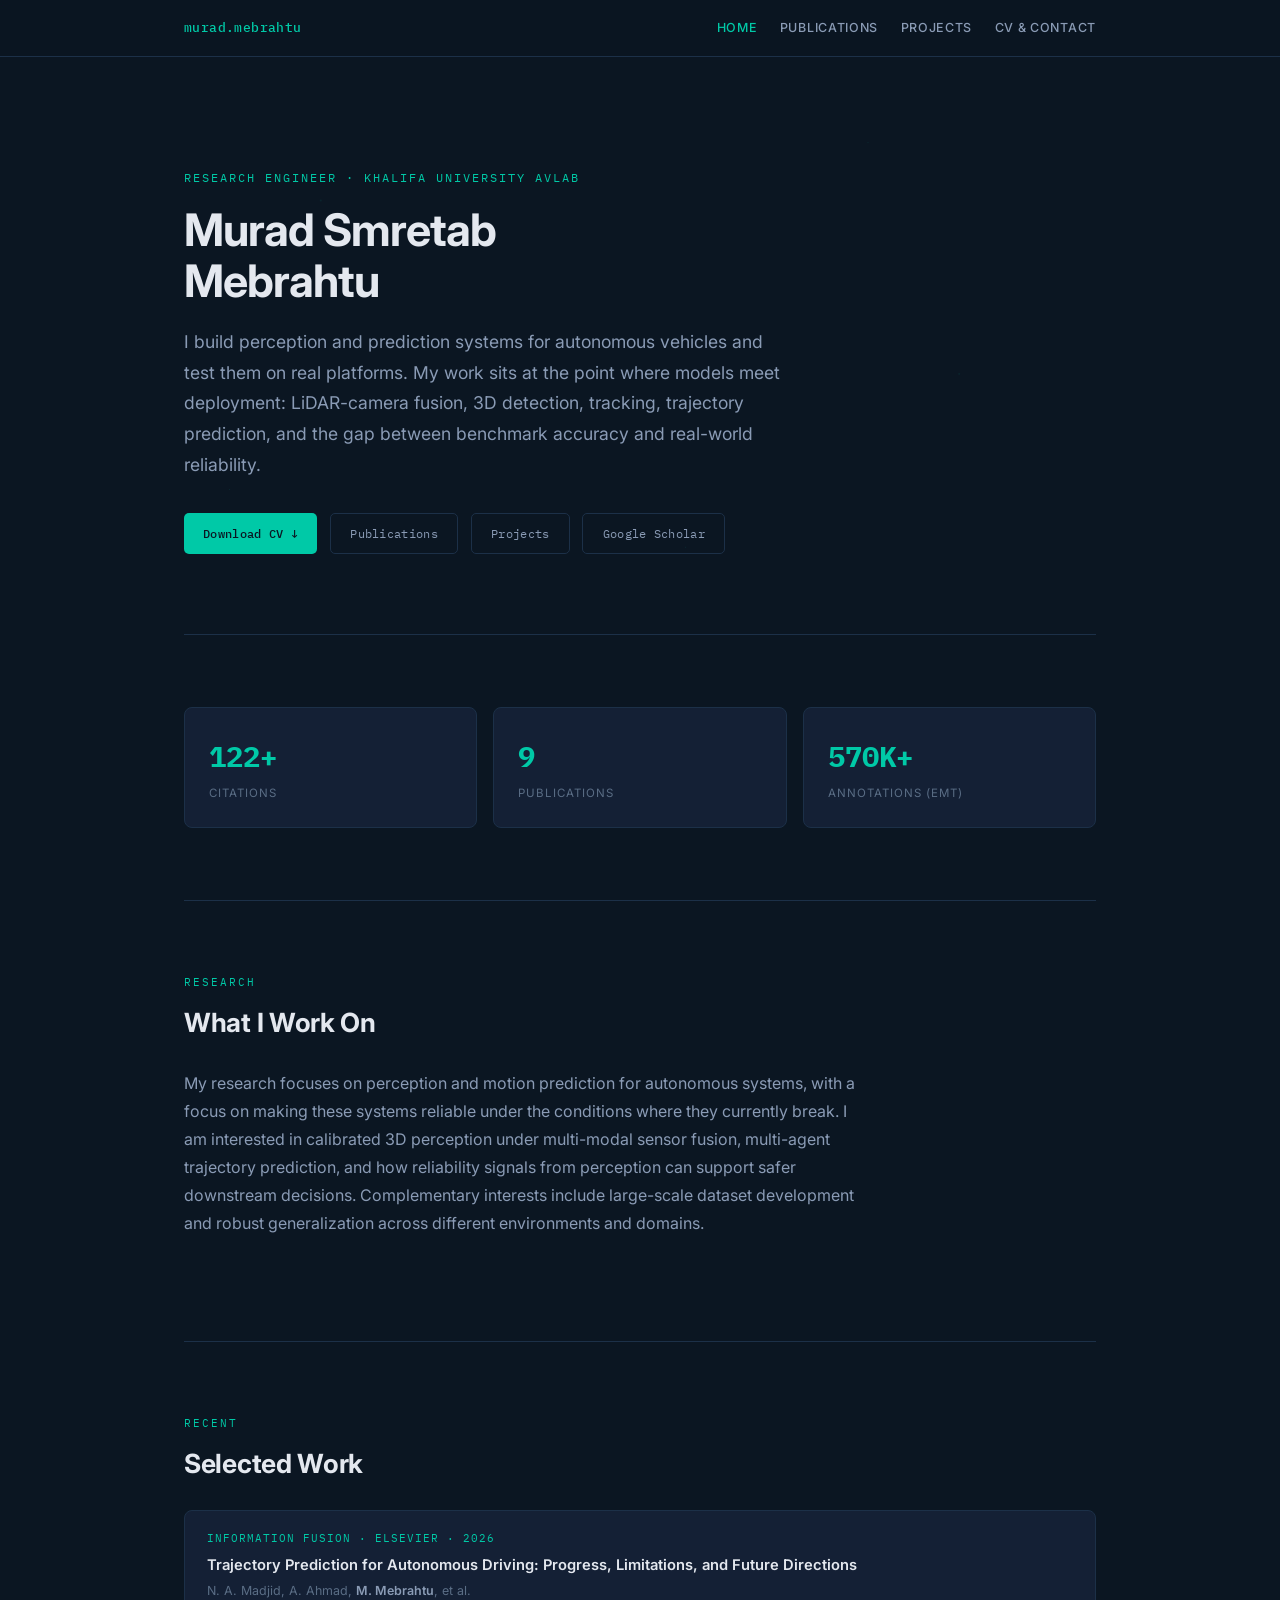
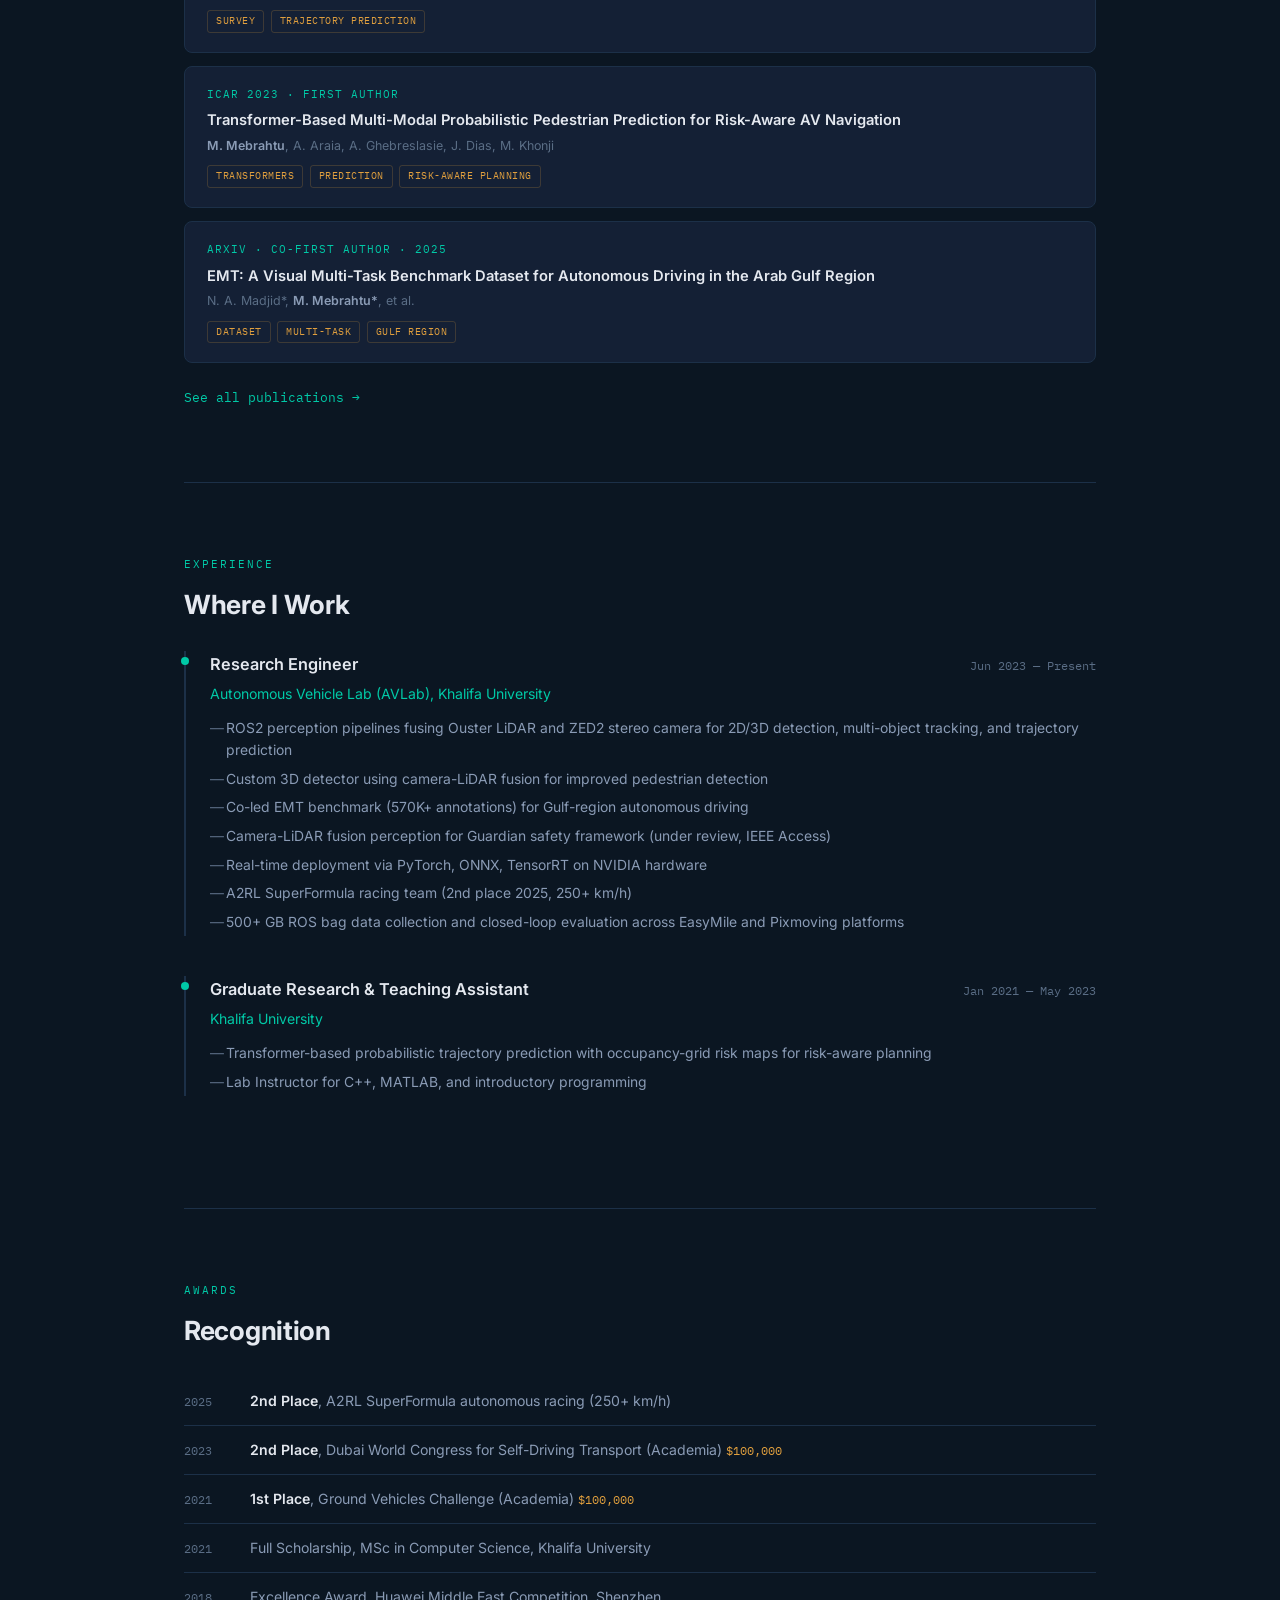
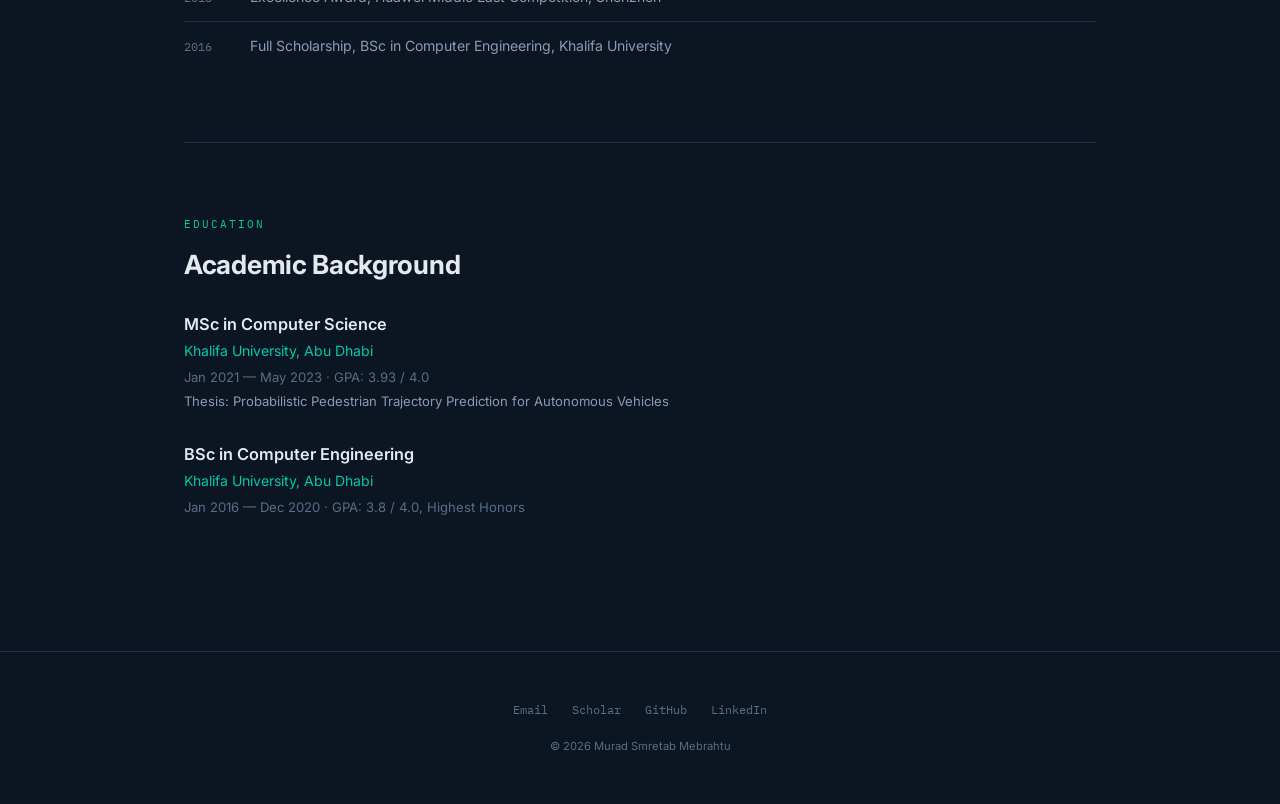
<file: site/index.html>
<!DOCTYPE html>
<html lang="en">
<head>
  <meta charset="UTF-8">
  <meta name="viewport" content="width=device-width, initial-scale=1.0">
  <title>Murad Mebrahtu</title>
  <meta name="description" content="Research Engineer building perception and prediction systems for autonomous vehicles.">
  <link rel="stylesheet" href="style.css">
</head>
<body>

<nav class="nav">
  <div class="nav-inner">
    <a href="index.html" class="nav-logo">murad.mebrahtu</a>
    <button class="hamburger" onclick="document.querySelector('.nav-links').classList.toggle('open')" aria-label="Menu">&#9776;</button>
    <div class="nav-links">
      <a href="index.html" class="active">Home</a>
      <a href="publications.html">Publications</a>
      <a href="projects.html">Projects</a>
      <a href="cv.html">CV &amp; Contact</a>
    </div>
  </div>
</nav>

<div class="page">

  <!-- HERO -->
  <div class="container">
    <section class="hero">
      <div class="hero-inner">
        <div class="hero-eyebrow">Research Engineer &middot; Khalifa University AVLab</div>
        <h1>Murad Smretab<br>Mebrahtu</h1>
        <p class="hero-desc">I build perception and prediction systems for autonomous vehicles and test them on real platforms. My work sits at the point where models meet deployment: LiDAR-camera fusion, 3D detection, tracking, trajectory prediction, and the gap between benchmark accuracy and real-world reliability.</p>
        <div class="hero-actions">
          <a href="cv.html" class="btn btn-primary">Download CV &darr;</a>
          <a href="publications.html" class="btn btn-outline">Publications</a>
          <a href="projects.html" class="btn btn-outline">Projects</a>
          <a href="https://scholar.google.com/citations?user=pHrzj5kAAAAJ&hl=en" target="_blank" class="btn btn-outline">Google Scholar</a>
        </div>
      </div>
    </section>
  </div>

  <!-- HIGHLIGHTS -->
  <div class="container">
    <section class="sec">
      <div class="highlights">
        <div class="highlight-card">
          <div class="highlight-num" id="citation-count">--</div>
          <div class="highlight-label">Citations</div>
        </div>
        <div class="highlight-card">
          <div class="highlight-num">9</div>
          <div class="highlight-label">Publications</div>
        </div>
        <div class="highlight-card">
          <div class="highlight-num">570K+</div>
          <div class="highlight-label">Annotations (EMT)</div>
        </div>
      </div>
    </section>
  </div>

  <!-- RESEARCH INTERESTS -->
  <div class="container">
    <section class="sec">
      <div class="sec-label">Research</div>
      <h2>What I Work On</h2>
      <p class="sec-intro">My research focuses on perception and motion prediction for autonomous systems, with a focus on making these systems reliable under the conditions where they currently break. I am interested in calibrated 3D perception under multi-modal sensor fusion, multi-agent trajectory prediction, and how reliability signals from perception can support safer downstream decisions. Complementary interests include large-scale dataset development and robust generalization across different environments and domains.</p>
    </section>
  </div>

  <!-- RECENT WORK -->
  <div class="container">
    <section class="sec">
      <div class="sec-label">Recent</div>
      <h2>Selected Work</h2>
      <div class="pub-list">

        <a href="publications.html" style="text-decoration:none; color:inherit;">
          <div class="pub-card">
            <div class="pub-venue">Information Fusion &middot; Elsevier &middot; 2026</div>
            <div class="pub-title">Trajectory Prediction for Autonomous Driving: Progress, Limitations, and Future Directions</div>
            <div class="pub-authors">N. A. Madjid, A. Ahmad, <strong>M. Mebrahtu</strong>, et al.</div>
            <div class="tags"><span class="tag">Survey</span><span class="tag">Trajectory Prediction</span></div>
          </div>
        </a>

        <a href="publications.html" style="text-decoration:none; color:inherit;">
          <div class="pub-card">
            <div class="pub-venue">ICAR 2023 &middot; First Author</div>
            <div class="pub-title">Transformer-Based Multi-Modal Probabilistic Pedestrian Prediction for Risk-Aware AV Navigation</div>
            <div class="pub-authors"><strong>M. Mebrahtu</strong>, A. Araia, A. Ghebreslasie, J. Dias, M. Khonji</div>
            <div class="tags"><span class="tag">Transformers</span><span class="tag">Prediction</span><span class="tag">Risk-Aware Planning</span></div>
          </div>
        </a>

        <a href="publications.html" style="text-decoration:none; color:inherit;">
          <div class="pub-card">
            <div class="pub-venue">arXiv &middot; Co-First Author &middot; 2025</div>
            <div class="pub-title">EMT: A Visual Multi-Task Benchmark Dataset for Autonomous Driving in the Arab Gulf Region</div>
            <div class="pub-authors">N. A. Madjid*, <strong>M. Mebrahtu*</strong>, et al.</div>
            <div class="tags"><span class="tag">Dataset</span><span class="tag">Multi-Task</span><span class="tag">Gulf Region</span></div>
          </div>
        </a>

      </div>
      <p style="margin-top:1.2rem;"><a href="publications.html" style="font-family:var(--mono); font-size:0.8rem;">See all publications &rarr;</a></p>
    </section>
  </div>

  <!-- EXPERIENCE PREVIEW -->
  <div class="container">
    <section class="sec">
      <div class="sec-label">Experience</div>
      <h2>Where I Work</h2>

      <div class="timeline-entry">
        <div class="tl-header">
          <span class="tl-title">Research Engineer</span>
          <span class="tl-date">Jun 2023 &mdash; Present</span>
        </div>
        <div class="tl-org">Autonomous Vehicle Lab (AVLab), Khalifa University</div>
        <ul class="tl-bullets">
          <li>ROS2 perception pipelines fusing Ouster LiDAR and ZED2 stereo camera for 2D/3D detection, multi-object tracking, and trajectory prediction</li>
          <li>Custom 3D detector using camera-LiDAR fusion for improved pedestrian detection</li>
          <li>Co-led EMT benchmark (570K+ annotations) for Gulf-region autonomous driving</li>
          <li>Camera-LiDAR fusion perception for Guardian safety framework (under review, IEEE Access)</li>
          <li>Real-time deployment via PyTorch, ONNX, TensorRT on NVIDIA hardware</li>
          <li>A2RL SuperFormula racing team (2nd place 2025, 250+ km/h)</li>
          <li>500+ GB ROS bag data collection and closed-loop evaluation across EasyMile and Pixmoving platforms</li>
        </ul>
      </div>

      <div class="timeline-entry">
        <div class="tl-header">
          <span class="tl-title">Graduate Research &amp; Teaching Assistant</span>
          <span class="tl-date">Jan 2021 &mdash; May 2023</span>
        </div>
        <div class="tl-org">Khalifa University</div>
        <ul class="tl-bullets">
          <li>Transformer-based probabilistic trajectory prediction with occupancy-grid risk maps for risk-aware planning</li>
          <li>Lab Instructor for C++, MATLAB, and introductory programming</li>
        </ul>
      </div>
    </section>
  </div>

  <!-- AWARDS PREVIEW -->
  <div class="container">
    <section class="sec">
      <div class="sec-label">Awards</div>
      <h2>Recognition</h2>

      <div class="award-row">
        <span class="award-yr">2025</span>
        <span class="award-text"><strong>2nd Place</strong>, A2RL SuperFormula autonomous racing (250+ km/h)</span>
      </div>
      <div class="award-row">
        <span class="award-yr">2023</span>
        <span class="award-text"><strong>2nd Place</strong>, Dubai World Congress for Self-Driving Transport (Academia) <span class="award-prize">$100,000</span></span>
      </div>
      <div class="award-row">
        <span class="award-yr">2021</span>
        <span class="award-text"><strong>1st Place</strong>, Ground Vehicles Challenge (Academia) <span class="award-prize">$100,000</span></span>
      </div>
      <div class="award-row">
        <span class="award-yr">2021</span>
        <span class="award-text">Full Scholarship, MSc in Computer Science, Khalifa University</span>
      </div>
      <div class="award-row">
        <span class="award-yr">2018</span>
        <span class="award-text">Excellence Award, Huawei Middle East Competition, Shenzhen</span>
      </div>
      <div class="award-row">
        <span class="award-yr">2016</span>
        <span class="award-text">Full Scholarship, BSc in Computer Engineering, Khalifa University</span>
      </div>
    </section>
  </div>

  <!-- EDUCATION -->
  <div class="container">
    <section class="sec">
      <div class="sec-label">Education</div>
      <h2>Academic Background</h2>

      <div class="edu-block">
        <div class="edu-degree">MSc in Computer Science</div>
        <div class="edu-school">Khalifa University, Abu Dhabi</div>
        <div class="edu-meta">Jan 2021 &mdash; May 2023 &middot; GPA: 3.93 / 4.0</div>
        <div class="edu-detail">Thesis: Probabilistic Pedestrian Trajectory Prediction for Autonomous Vehicles</div>
      </div>

      <div class="edu-block">
        <div class="edu-degree">BSc in Computer Engineering</div>
        <div class="edu-school">Khalifa University, Abu Dhabi</div>
        <div class="edu-meta">Jan 2016 &mdash; Dec 2020 &middot; GPA: 3.8 / 4.0, Highest Honors</div>
      </div>
    </section>
  </div>

</div>

<!-- FOOTER -->
<footer class="footer">
  <div class="footer-links">
    <a href="mailto:muradsmebrahtu@gmail.com">Email</a>
    <a href="https://scholar.google.com/citations?user=pHrzj5kAAAAJ&hl=en" target="_blank">Scholar</a>
    <a href="https://github.com/Murdism" target="_blank">GitHub</a>
    <a href="https://linkedin.com/in/muradmebrahtu" target="_blank">LinkedIn</a>
  </div>
  <div class="footer-copy">&copy; 2026 Murad Smretab Mebrahtu</div>
</footer>

<script>
(async function () {
  const el = document.getElementById('citation-count');
  if (!el) return;
  try {
    const response = await fetch('data/citations.json?t=' + Date.now());
    const data = await response.json();
    if (data && typeof data.citations === 'number') {
      el.textContent = `${data.citations}+`;
    }
  } catch (error) {
    console.warn('Unable to load citation count', error);
  }
})();
</script>

</body>
</html>
</file>
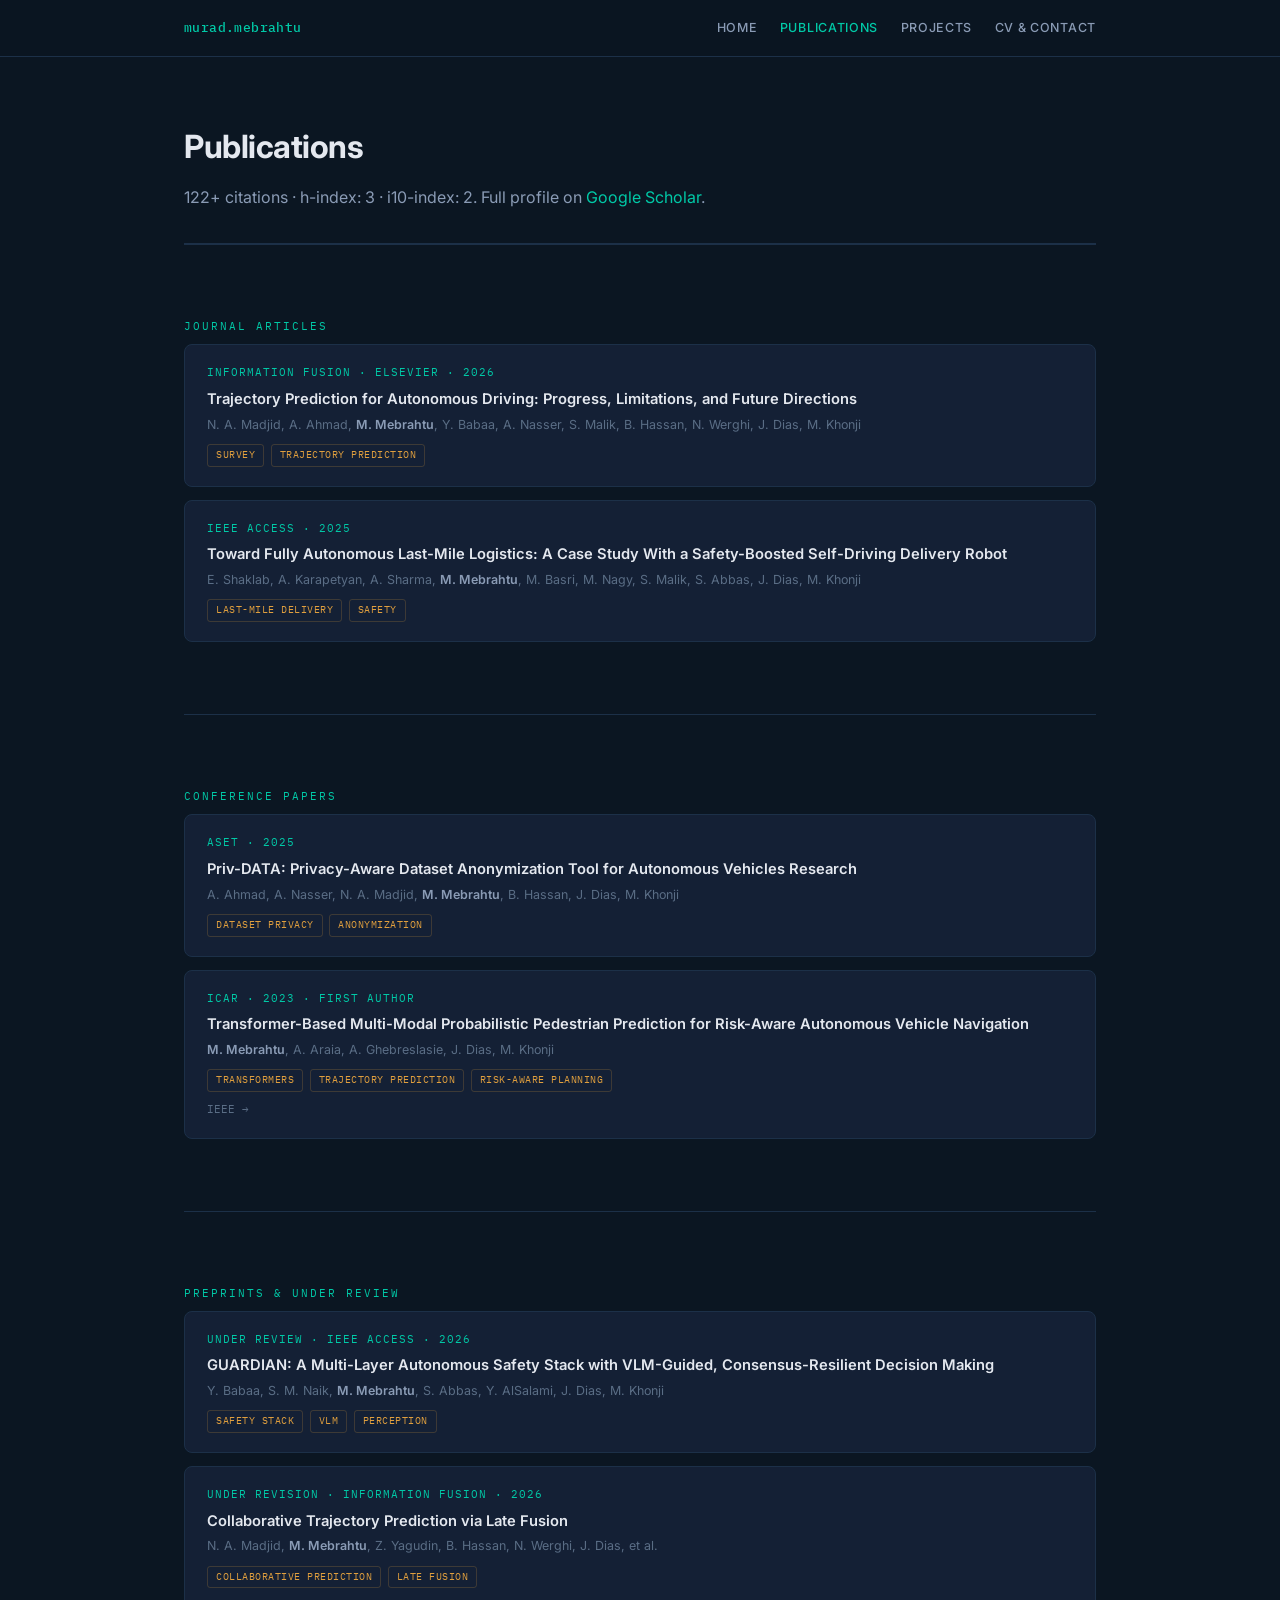
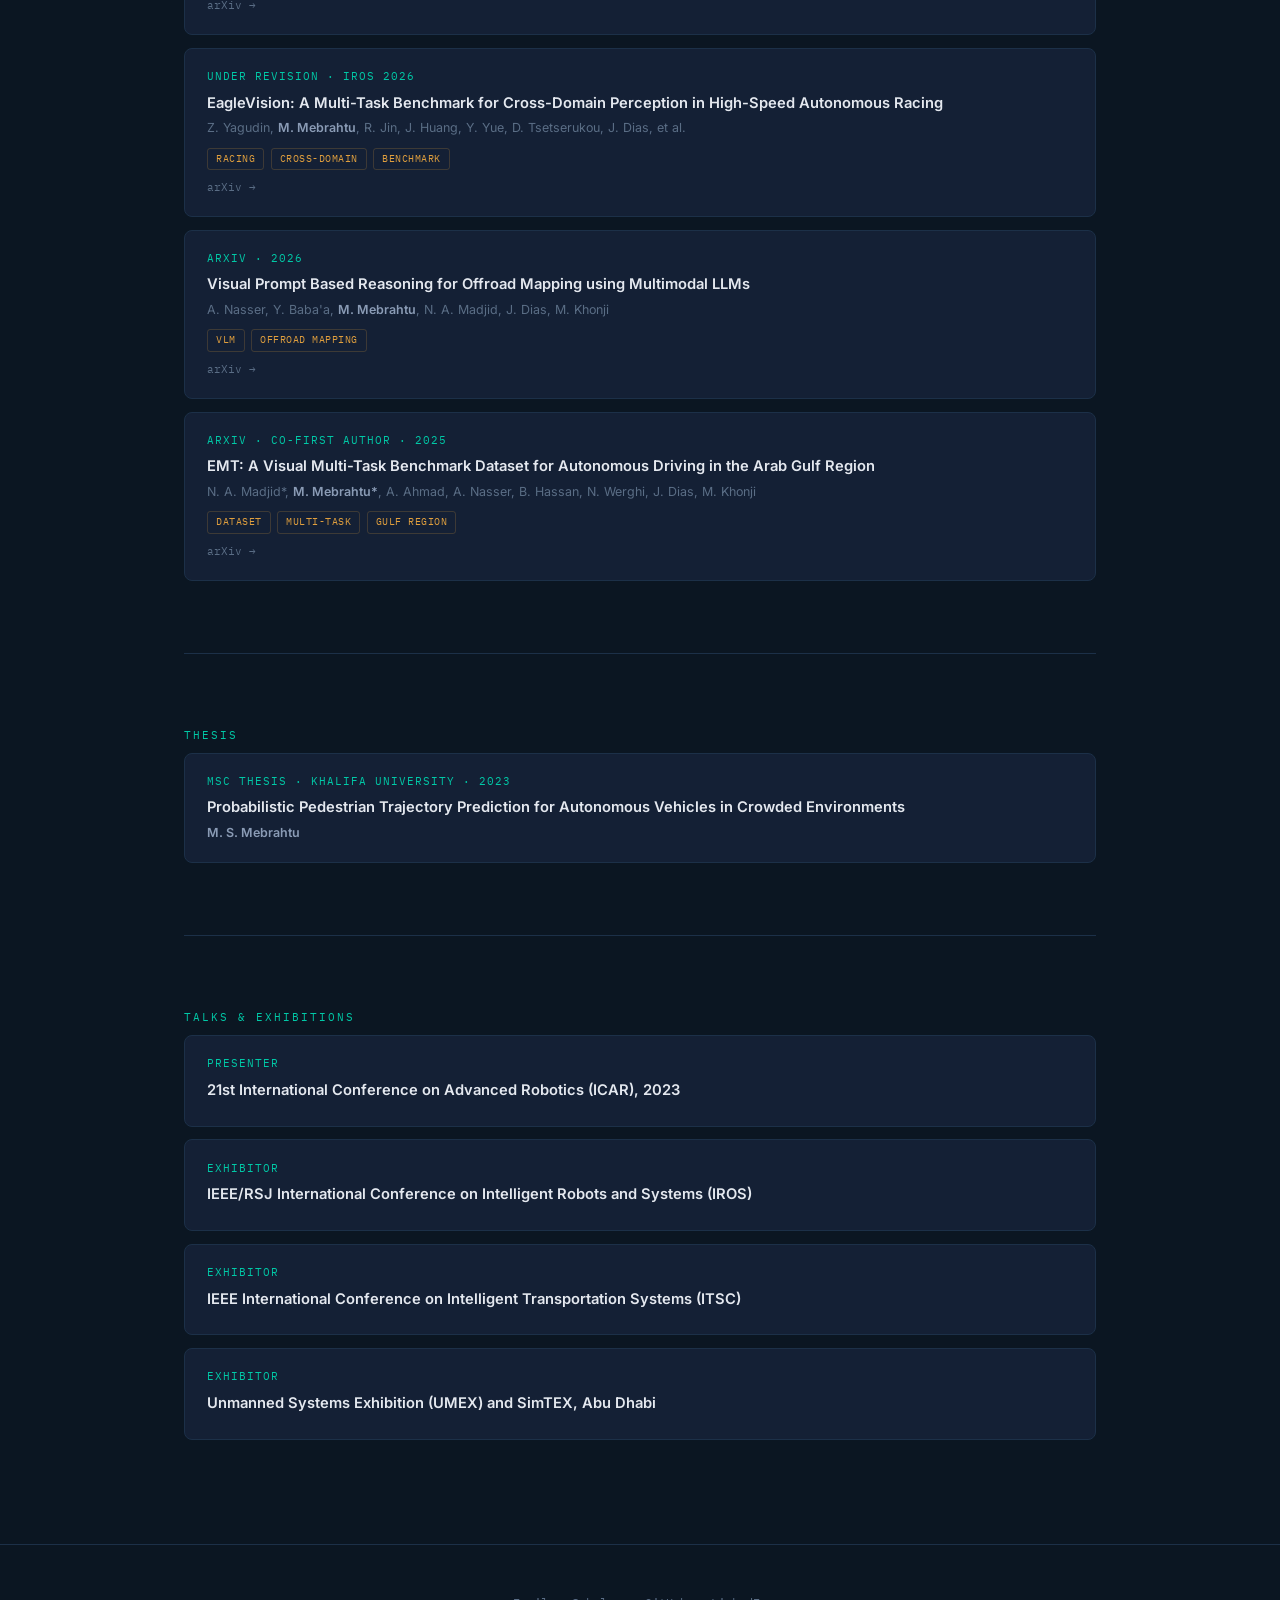
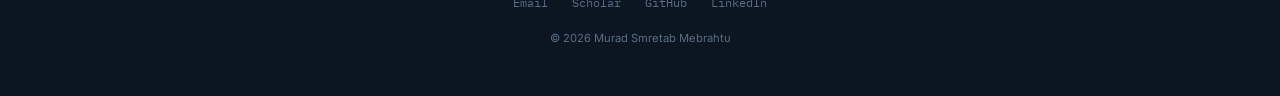
<file: site/publications.html>
<!DOCTYPE html>
<html lang="en">
<head>
  <meta charset="UTF-8">
  <meta name="viewport" content="width=device-width, initial-scale=1.0">
  <title>Publications | Murad Mebrahtu</title>
  <link rel="stylesheet" href="style.css">
</head>
<body>

<nav class="nav">
  <div class="nav-inner">
    <a href="index.html" class="nav-logo">murad.mebrahtu</a>
    <button class="hamburger" onclick="document.querySelector('.nav-links').classList.toggle('open')" aria-label="Menu">&#9776;</button>
    <div class="nav-links">
      <a href="index.html">Home</a>
      <a href="publications.html" class="active">Publications</a>
      <a href="projects.html">Projects</a>
      <a href="cv.html">CV &amp; Contact</a>
    </div>
  </div>
</nav>

<div class="page">
  <div class="container">
    <div class="page-header">
      <h1>Publications</h1>
      <p id="citation-summary">Loading citation stats…</p>
    </div>
  </div>

  <!-- JOURNAL -->
  <div class="container">
    <section class="sec">
      <div class="sec-label">Journal Articles</div>
      <div class="pub-list">

        <div class="pub-card">
          <div class="pub-venue">Information Fusion &middot; Elsevier &middot; 2026</div>
          <div class="pub-title">Trajectory Prediction for Autonomous Driving: Progress, Limitations, and Future Directions</div>
          <div class="pub-authors">N. A. Madjid, A. Ahmad, <strong>M. Mebrahtu</strong>, Y. Babaa, A. Nasser, S. Malik, B. Hassan, N. Werghi, J. Dias, M. Khonji</div>
          <div class="tags"><span class="tag">Survey</span><span class="tag">Trajectory Prediction</span></div>
        </div>

        <div class="pub-card">
          <div class="pub-venue">IEEE Access &middot; 2025</div>
          <div class="pub-title">Toward Fully Autonomous Last-Mile Logistics: A Case Study With a Safety-Boosted Self-Driving Delivery Robot</div>
          <div class="pub-authors">E. Shaklab, A. Karapetyan, A. Sharma, <strong>M. Mebrahtu</strong>, M. Basri, M. Nagy, S. Malik, S. Abbas, J. Dias, M. Khonji</div>
          <div class="tags"><span class="tag">Last-Mile Delivery</span><span class="tag">Safety</span></div>
        </div>

      </div>
    </section>
  </div>

  <!-- CONFERENCE -->
  <div class="container">
    <section class="sec">
      <div class="sec-label">Conference Papers</div>
      <div class="pub-list">

        <div class="pub-card">
          <div class="pub-venue">ASET &middot; 2025</div>
          <div class="pub-title">Priv-DATA: Privacy-Aware Dataset Anonymization Tool for Autonomous Vehicles Research</div>
          <div class="pub-authors">A. Ahmad, A. Nasser, N. A. Madjid, <strong>M. Mebrahtu</strong>, B. Hassan, J. Dias, M. Khonji</div>
          <div class="tags"><span class="tag">Dataset Privacy</span><span class="tag">Anonymization</span></div>
        </div>

        <div class="pub-card">
          <div class="pub-venue">ICAR &middot; 2023 &middot; First Author</div>
          <div class="pub-title">Transformer-Based Multi-Modal Probabilistic Pedestrian Prediction for Risk-Aware Autonomous Vehicle Navigation</div>
          <div class="pub-authors"><strong>M. Mebrahtu</strong>, A. Araia, A. Ghebreslasie, J. Dias, M. Khonji</div>
          <div class="tags"><span class="tag">Transformers</span><span class="tag">Trajectory Prediction</span><span class="tag">Risk-Aware Planning</span></div>
          <div class="pub-links">
            <a href="https://ieeexplore.ieee.org/document/10309469" target="_blank">IEEE &rarr;</a>
          </div>
        </div>

      </div>
    </section>
  </div>

  <!-- PREPRINTS -->
  <div class="container">
    <section class="sec">
      <div class="sec-label">Preprints &amp; Under Review</div>
      <div class="pub-list">

        <div class="pub-card">
          <div class="pub-venue">Under Review &middot; IEEE Access &middot; 2026</div>
          <div class="pub-title">GUARDIAN: A Multi-Layer Autonomous Safety Stack with VLM-Guided, Consensus-Resilient Decision Making</div>
          <div class="pub-authors">Y. Babaa, S. M. Naik, <strong>M. Mebrahtu</strong>, S. Abbas, Y. AlSalami, J. Dias, M. Khonji</div>
          <div class="tags"><span class="tag">Safety Stack</span><span class="tag">VLM</span><span class="tag">Perception</span></div>
        </div>

        <div class="pub-card">
          <div class="pub-venue">Under Revision &middot; Information Fusion &middot; 2026</div>
          <div class="pub-title">Collaborative Trajectory Prediction via Late Fusion</div>
          <div class="pub-authors">N. A. Madjid, <strong>M. Mebrahtu</strong>, Z. Yagudin, B. Hassan, N. Werghi, J. Dias, et al.</div>
          <div class="tags"><span class="tag">Collaborative Prediction</span><span class="tag">Late Fusion</span></div>
          <div class="pub-links"><a href="https://arxiv.org/abs/2604.22973" target="_blank">arXiv &rarr;</a></div>
        </div>

        <div class="pub-card">
          <div class="pub-venue">Under Revision &middot; IROS 2026</div>
          <div class="pub-title">EagleVision: A Multi-Task Benchmark for Cross-Domain Perception in High-Speed Autonomous Racing</div>
          <div class="pub-authors">Z. Yagudin, <strong>M. Mebrahtu</strong>, R. Jin, J. Huang, Y. Yue, D. Tsetserukou, J. Dias, et al.</div>
          <div class="tags"><span class="tag">Racing</span><span class="tag">Cross-Domain</span><span class="tag">Benchmark</span></div>
          <div class="pub-links"><a href="https://arxiv.org/abs/2604.11400" target="_blank">arXiv &rarr;</a></div>
        </div>

        <div class="pub-card">
          <div class="pub-venue">arXiv &middot; 2026</div>
          <div class="pub-title">Visual Prompt Based Reasoning for Offroad Mapping using Multimodal LLMs</div>
          <div class="pub-authors">A. Nasser, Y. Baba'a, <strong>M. Mebrahtu</strong>, N. A. Madjid, J. Dias, M. Khonji</div>
          <div class="tags"><span class="tag">VLM</span><span class="tag">Offroad Mapping</span></div>
          <div class="pub-links"><a href="https://arxiv.org/abs/2604.04564" target="_blank">arXiv &rarr;</a></div>
        </div>

        <div class="pub-card">
          <div class="pub-venue">arXiv &middot; Co-First Author &middot; 2025</div>
          <div class="pub-title">EMT: A Visual Multi-Task Benchmark Dataset for Autonomous Driving in the Arab Gulf Region</div>
          <div class="pub-authors">N. A. Madjid*, <strong>M. Mebrahtu*</strong>, A. Ahmad, A. Nasser, B. Hassan, N. Werghi, J. Dias, M. Khonji</div>
          <div class="tags"><span class="tag">Dataset</span><span class="tag">Multi-Task</span><span class="tag">Gulf Region</span></div>
          <div class="pub-links"><a href="https://arxiv.org/abs/2502.19260" target="_blank">arXiv &rarr;</a></div>
        </div>

      </div>
    </section>
  </div>

  <!-- THESIS -->
  <div class="container">
    <section class="sec">
      <div class="sec-label">Thesis</div>
      <div class="pub-list">
        <div class="pub-card">
          <div class="pub-venue">MSc Thesis &middot; Khalifa University &middot; 2023</div>
          <div class="pub-title">Probabilistic Pedestrian Trajectory Prediction for Autonomous Vehicles in Crowded Environments</div>
          <div class="pub-authors"><strong>M. S. Mebrahtu</strong></div>
        </div>
      </div>
    </section>
  </div>

  <!-- PRESENTATIONS -->
  <div class="container">
    <section class="sec">
      <div class="sec-label">Talks &amp; Exhibitions</div>
      <div class="pub-list">
        <div class="pub-card">
          <div class="pub-venue">Presenter</div>
          <div class="pub-title">21st International Conference on Advanced Robotics (ICAR), 2023</div>
        </div>
        <div class="pub-card">
          <div class="pub-venue">Exhibitor</div>
          <div class="pub-title">IEEE/RSJ International Conference on Intelligent Robots and Systems (IROS)</div>
        </div>
        <div class="pub-card">
          <div class="pub-venue">Exhibitor</div>
          <div class="pub-title">IEEE International Conference on Intelligent Transportation Systems (ITSC)</div>
        </div>
        <div class="pub-card">
          <div class="pub-venue">Exhibitor</div>
          <div class="pub-title">Unmanned Systems Exhibition (UMEX) and SimTEX, Abu Dhabi</div>
        </div>
      </div>
    </section>
  </div>

</div>

<footer class="footer">
  <div class="footer-links">
    <a href="mailto:muradsmebrahtu@gmail.com">Email</a>
    <a href="https://scholar.google.com/citations?user=pHrzj5kAAAAJ&hl=en" target="_blank">Scholar</a>
    <a href="https://github.com/Murdism" target="_blank">GitHub</a>
    <a href="https://linkedin.com/in/muradmebrahtu" target="_blank">LinkedIn</a>
  </div>
  <div class="footer-copy">&copy; 2026 Murad Smretab Mebrahtu</div>
</footer>

<script>
(async function () {
  const el = document.getElementById('citation-summary');
  if (!el) return;
  try {
    const response = await fetch('data/citations.json?t=' + Date.now());
    const data = await response.json();
    if (data && typeof data.citations === 'number') {
      el.innerHTML = `${data.citations}+ citations &middot; h-index: 3 &middot; i10-index: 2. Full profile on <a href="https://scholar.google.com/citations?user=pHrzj5kAAAAJ&hl=en" target="_blank">Google Scholar</a>.`;
    }
  } catch (error) {
    console.warn('Unable to load citation summary', error);
    el.textContent = 'Citation stats unavailable right now.';
  }
})();
</script>

</body>
</html>
</file>
<file: site/style.css>
/* ============================================
   Murad Mebrahtu — Personal Site
   Theme: Perception (dark + teal accent)
   ============================================ */

@import url('https://fonts.googleapis.com/css2?family=IBM+Plex+Mono:wght@400;500&family=Inter:wght@300;400;500;600;700&display=swap');

:root {
  --bg: #0b1622;
  --bg-alt: #0f1c2e;
  --bg-card: #142035;
  --bg-card-hover: #182840;
  --text: #e4e8ef;
  --text-2: #8a9bb5;
  --text-3: #5a6d85;
  --accent: #00c9a7;
  --accent-dim: rgba(0,201,167,0.08);
  --accent-glow: rgba(0,201,167,0.25);
  --gold: #e09f3e;
  --gold-dim: rgba(224,159,62,0.2);
  --border: #1c3048;
  --radius: 8px;
  --font: 'Inter', -apple-system, sans-serif;
  --mono: 'IBM Plex Mono', monospace;
  --max-w: 960px;
  --nav-h: 56px;
}

*, *::before, *::after { margin: 0; padding: 0; box-sizing: border-box; }
html { scroll-behavior: smooth; font-size: 16px; }
body {
  font-family: var(--font);
  background: var(--bg);
  color: var(--text);
  line-height: 1.7;
  -webkit-font-smoothing: antialiased;
}
::selection { background: var(--accent); color: var(--bg); }

a { color: var(--accent); text-decoration: none; transition: color 0.2s; }
a:hover { color: #33dfc0; }
img { max-width: 100%; display: block; }

/* ---------- NAV ---------- */
.nav {
  position: fixed; top: 0; width: 100%;
  background: rgba(11,22,34,0.92);
  backdrop-filter: blur(14px);
  border-bottom: 1px solid var(--border);
  z-index: 100;
}
.nav-inner {
  max-width: var(--max-w);
  margin: 0 auto;
  display: flex;
  justify-content: space-between;
  align-items: center;
  height: var(--nav-h);
  padding: 0 1.5rem;
}
.nav-logo {
  font-family: var(--mono);
  font-weight: 500;
  font-size: 0.82rem;
  color: var(--accent);
  letter-spacing: 0.4px;
}
.nav-links { display: flex; gap: 1.4rem; align-items: center; }
.nav-links a {
  font-size: 0.78rem;
  font-weight: 500;
  color: var(--text-2);
  text-transform: uppercase;
  letter-spacing: 0.7px;
  transition: color 0.2s;
  padding: 0.2rem 0;
}
.nav-links a:hover,
.nav-links a.active { color: var(--accent); }
.nav-links .cv-btn {
  border: 1px solid var(--accent);
  color: var(--accent);
  padding: 0.35rem 0.9rem;
  border-radius: 4px;
  font-size: 0.72rem;
  transition: all 0.2s;
}
.nav-links .cv-btn:hover {
  background: var(--accent);
  color: var(--bg);
}
.hamburger {
  display: none; background: none; border: none;
  color: var(--text-2); font-size: 1.3rem; cursor: pointer;
}

/* ---------- PAGE WRAPPER ---------- */
.page { padding-top: var(--nav-h); min-height: 100vh; }
.container {
  max-width: var(--max-w);
  margin: 0 auto;
  padding: 0 1.5rem;
}

/* ---------- HERO ---------- */
.hero {
  padding: 7rem 0 5rem;
  position: relative;
}
.hero::before {
  content: '';
  position: absolute; top: 0; left: 0; right: 0; bottom: 0;
  background:
    radial-gradient(1.5px 1.5px at 15% 25%, var(--accent-glow), transparent),
    radial-gradient(1px 1px at 75% 15%, var(--accent-glow), transparent),
    radial-gradient(1px 1px at 35% 65%, var(--accent-glow), transparent),
    radial-gradient(1.5px 1.5px at 85% 55%, var(--accent-glow), transparent),
    radial-gradient(1px 1px at 55% 85%, var(--accent-glow), transparent),
    radial-gradient(1px 1px at 5% 75%, var(--accent-glow), transparent);
  opacity: 0.4;
  pointer-events: none;
}
.hero-inner { position: relative; z-index: 1; }
.hero-eyebrow {
  font-family: var(--mono);
  font-size: 0.76rem;
  color: var(--accent);
  letter-spacing: 2px;
  text-transform: uppercase;
  margin-bottom: 1rem;
}
.hero h1 {
  font-size: 2.8rem;
  font-weight: 700;
  letter-spacing: -1px;
  line-height: 1.15;
  margin-bottom: 1.2rem;
}
.hero-desc {
  font-size: 1.1rem;
  color: var(--text-2);
  max-width: 600px;
  line-height: 1.75;
  margin-bottom: 2rem;
}
.hero-actions { display: flex; gap: 0.8rem; flex-wrap: wrap; }
.btn {
  font-family: var(--mono);
  font-size: 0.78rem;
  padding: 0.55rem 1.2rem;
  border-radius: 5px;
  letter-spacing: 0.3px;
  transition: all 0.2s;
  display: inline-flex;
  align-items: center;
  gap: 0.4rem;
  cursor: pointer;
  border: none;
}
.btn-primary {
  background: var(--accent);
  color: var(--bg);
  font-weight: 500;
}
.btn-primary:hover { background: #33dfc0; color: var(--bg); }
.btn-outline {
  background: transparent;
  color: var(--text-2);
  border: 1px solid var(--border);
}
.btn-outline:hover {
  border-color: var(--accent);
  color: var(--accent);
  background: var(--accent-dim);
}

/* ---------- SECTION ---------- */
.sec {
  padding: 4.5rem 0;
  border-top: 1px solid var(--border);
}
.sec-label {
  font-family: var(--mono);
  font-size: 0.7rem;
  color: var(--accent);
  text-transform: uppercase;
  letter-spacing: 2px;
  margin-bottom: 0.5rem;
}
.sec h2 {
  font-size: 1.65rem;
  font-weight: 700;
  letter-spacing: -0.3px;
  margin-bottom: 1.5rem;
}
.sec-intro {
  font-size: 1rem;
  color: var(--text-2);
  max-width: 680px;
  margin-bottom: 2rem;
  line-height: 1.75;
}

/* ---------- CARDS ---------- */
.card {
  background: var(--bg-card);
  border: 1px solid var(--border);
  border-radius: var(--radius);
  padding: 1.3rem 1.5rem;
  transition: border-color 0.2s, transform 0.2s;
}
.card:hover {
  border-color: var(--accent);
  transform: translateY(-1px);
}
.card-eyebrow {
  font-family: var(--mono);
  font-size: 0.66rem;
  color: var(--accent);
  text-transform: uppercase;
  letter-spacing: 1px;
  margin-bottom: 0.4rem;
}
.card h3 {
  font-size: 0.95rem;
  font-weight: 600;
  margin-bottom: 0.4rem;
  line-height: 1.5;
}
.card p {
  font-size: 0.85rem;
  color: var(--text-2);
  line-height: 1.6;
}

/* ---------- TAGS ---------- */
.tags { display: flex; gap: 0.4rem; flex-wrap: wrap; margin-top: 0.6rem; }
.tag {
  font-family: var(--mono);
  font-size: 0.62rem;
  color: var(--gold);
  border: 1px solid var(--gold-dim);
  padding: 0.12rem 0.5rem;
  border-radius: 3px;
  text-transform: uppercase;
  letter-spacing: 0.5px;
}

/* ---------- HIGHLIGHT GRID (home page) ---------- */
.highlights {
  display: grid;
  grid-template-columns: repeat(3, 1fr);
  gap: 1rem;
}
.highlight-card {
  background: var(--bg-card);
  border: 1px solid var(--border);
  border-radius: var(--radius);
  padding: 1.5rem;
  transition: border-color 0.2s;
}
.highlight-card:hover { border-color: var(--accent); }
.highlight-num {
  font-family: var(--mono);
  font-size: 1.8rem;
  font-weight: 700;
  color: var(--accent);
}
.highlight-label {
  font-size: 0.72rem;
  color: var(--text-3);
  text-transform: uppercase;
  letter-spacing: 1px;
  margin-top: 0.2rem;
}

/* ---------- PUB LIST ---------- */
.pub-list { display: flex; flex-direction: column; gap: 0.8rem; }
.pub-card {
  background: var(--bg-card);
  border: 1px solid var(--border);
  border-radius: var(--radius);
  padding: 1.2rem 1.4rem;
  transition: border-color 0.2s;
}
.pub-card:hover { border-color: var(--accent); }
.pub-venue {
  font-family: var(--mono);
  font-size: 0.66rem;
  color: var(--accent);
  text-transform: uppercase;
  letter-spacing: 1px;
  margin-bottom: 0.35rem;
}
.pub-title {
  font-weight: 600;
  font-size: 0.92rem;
  line-height: 1.5;
  margin-bottom: 0.35rem;
}
.pub-authors {
  font-size: 0.78rem;
  color: var(--text-3);
  line-height: 1.5;
}
.pub-authors strong { color: var(--text-2); font-weight: 600; }
.pub-links {
  margin-top: 0.5rem;
  display: flex; gap: 0.8rem;
}
.pub-links a {
  font-family: var(--mono);
  font-size: 0.68rem;
  color: var(--text-3);
}
.pub-links a:hover { color: var(--accent); }

/* ---------- PROJECT GRID ---------- */
.proj-grid {
  display: grid;
  grid-template-columns: repeat(2, 1fr);
  gap: 1.2rem;
}
.proj-card {
  background: var(--bg-card);
  border: 1px solid var(--border);
  border-radius: var(--radius);
  overflow: hidden;
  transition: border-color 0.2s, transform 0.2s;
}
.proj-card:hover {
  border-color: var(--accent);
  transform: translateY(-2px);
}
.proj-card.wide { grid-column: 1 / -1; }
.proj-body { padding: 1.3rem 1.4rem; }
.proj-year {
  font-family: var(--mono);
  font-size: 0.66rem;
  color: var(--accent);
  letter-spacing: 1px;
  margin-bottom: 0.3rem;
}
.proj-card h3 {
  font-size: 1rem;
  font-weight: 600;
  margin-bottom: 0.5rem;
}
.proj-card p {
  font-size: 0.85rem;
  color: var(--text-2);
  line-height: 1.6;
}
.proj-links {
  margin-top: 0.7rem;
  display: flex; gap: 0.8rem;
}
.proj-links a {
  font-family: var(--mono);
  font-size: 0.7rem;
  color: var(--text-3);
}
.proj-links a:hover { color: var(--accent); }

/* ---------- VIDEO ---------- */
.video-wrap {
  position: relative;
  padding-bottom: 56.25%;
  height: 0;
  overflow: hidden;
  border-radius: var(--radius);
  border: 1px solid var(--border);
}
.video-wrap iframe {
  position: absolute;
  top: 0; left: 0;
  width: 100%; height: 100%;
  border: 0;
}

/* ---------- TIMELINE (experience) ---------- */
.timeline-entry {
  border-left: 2px solid var(--border);
  padding-left: 1.5rem;
  margin-bottom: 2.5rem;
  position: relative;
}
.timeline-entry::before {
  content: '';
  width: 8px; height: 8px;
  background: var(--accent);
  border-radius: 50%;
  position: absolute;
  left: -5px; top: 6px;
}
.tl-header {
  display: flex; justify-content: space-between;
  align-items: baseline; flex-wrap: wrap; gap: 0.5rem;
  margin-bottom: 0.2rem;
}
.tl-title { font-weight: 600; font-size: 1.02rem; }
.tl-date {
  font-family: var(--mono);
  font-size: 0.73rem;
  color: var(--text-3);
}
.tl-org {
  color: var(--accent);
  font-size: 0.88rem;
  margin-bottom: 0.5rem;
}
.tl-bullets { list-style: none; padding: 0; }
.tl-bullets li {
  font-size: 0.87rem;
  color: var(--text-2);
  padding: 0.2rem 0 0.2rem 1rem;
  position: relative;
  line-height: 1.6;
}
.tl-bullets li::before {
  content: '\2014';
  position: absolute;
  left: 0;
  color: var(--text-3);
}

/* ---------- AWARD ROW ---------- */
.award-row {
  display: flex;
  align-items: baseline;
  gap: 1rem;
  padding: 0.75rem 0;
  border-bottom: 1px solid var(--border);
}
.award-row:last-child { border-bottom: none; }
.award-yr {
  font-family: var(--mono);
  font-size: 0.73rem;
  color: var(--text-3);
  min-width: 50px;
}
.award-text { font-size: 0.88rem; color: var(--text-2); }
.award-text strong { color: var(--text); font-weight: 600; }
.award-prize {
  font-family: var(--mono);
  font-size: 0.73rem;
  color: var(--gold);
}

/* ---------- EDUCATION ---------- */
.edu-block { margin-bottom: 1.8rem; }
.edu-degree { font-weight: 600; font-size: 1.02rem; }
.edu-school { color: var(--accent); font-size: 0.88rem; }
.edu-meta { font-size: 0.82rem; color: var(--text-3); margin-top: 0.2rem; }
.edu-detail { font-size: 0.82rem; color: var(--text-2); margin-top: 0.15rem; }

/* ---------- SKILLS ---------- */
.skills-grid {
  display: grid;
  grid-template-columns: repeat(2, 1fr);
  gap: 1.3rem;
}
.skill-group h3 {
  font-size: 0.82rem;
  font-weight: 600;
  margin-bottom: 0.5rem;
}
.skill-tags { display: flex; flex-wrap: wrap; gap: 0.35rem; }
.skill-tag {
  font-family: var(--mono);
  font-size: 0.68rem;
  background: var(--bg-card);
  border: 1px solid var(--border);
  color: var(--text-2);
  padding: 0.22rem 0.55rem;
  border-radius: 4px;
}

/* ---------- PAGE HEADER ---------- */
.page-header {
  padding: 4rem 0 2rem;
  border-bottom: 1px solid var(--border);
}
.page-header h1 {
  font-size: 2rem;
  font-weight: 700;
  letter-spacing: -0.5px;
}
.page-header p {
  font-size: 1rem;
  color: var(--text-2);
  margin-top: 0.6rem;
  max-width: 600px;
  line-height: 1.7;
}

/* ---------- FOOTER ---------- */
.footer {
  text-align: center;
  padding: 3rem 1.5rem;
  border-top: 1px solid var(--border);
  margin-top: 2rem;
}
.footer-links {
  display: flex;
  justify-content: center;
  gap: 1.5rem;
  margin-bottom: 1rem;
}
.footer-links a {
  font-family: var(--mono);
  font-size: 0.75rem;
  color: var(--text-3);
}
.footer-links a:hover { color: var(--accent); }
.footer-copy { font-size: 0.7rem; color: var(--text-3); }

/* ---------- RESPONSIVE ---------- */
@media (max-width: 768px) {
  .hero h1 { font-size: 2rem; }
  .highlights { grid-template-columns: repeat(2, 1fr); }
  .proj-grid { grid-template-columns: 1fr; }
  .skills-grid { grid-template-columns: 1fr; }
  .tl-header { flex-direction: column; }
  .nav-links { display: none; }
  .hamburger { display: block; }
  .nav-links.open {
    display: flex;
    flex-direction: column;
    position: absolute;
    top: var(--nav-h);
    left: 0; right: 0;
    background: rgba(11,22,34,0.98);
    padding: 1rem 1.5rem;
    border-bottom: 1px solid var(--border);
    gap: 0.8rem;
  }
  .page-header h1 { font-size: 1.6rem; }
}

@media (prefers-reduced-motion: reduce) {
  * { transition: none !important; }
}
</file>
